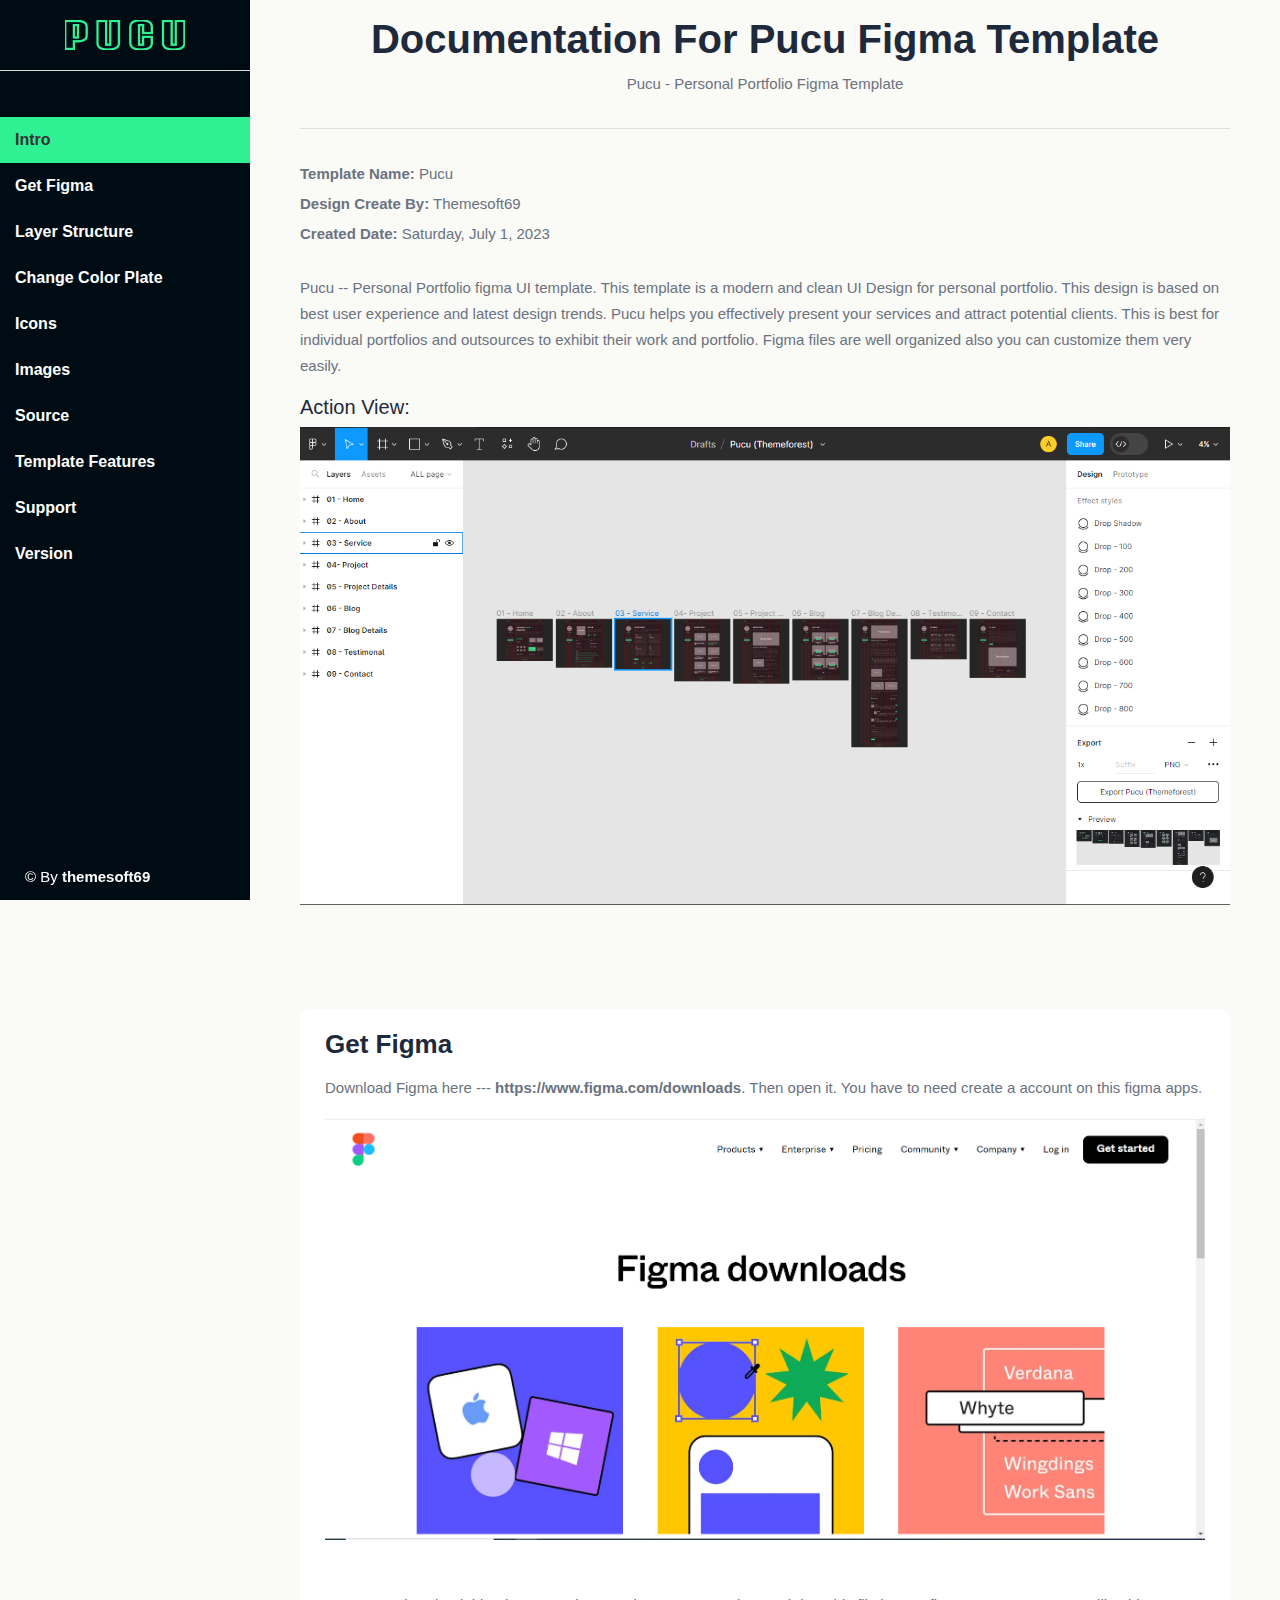
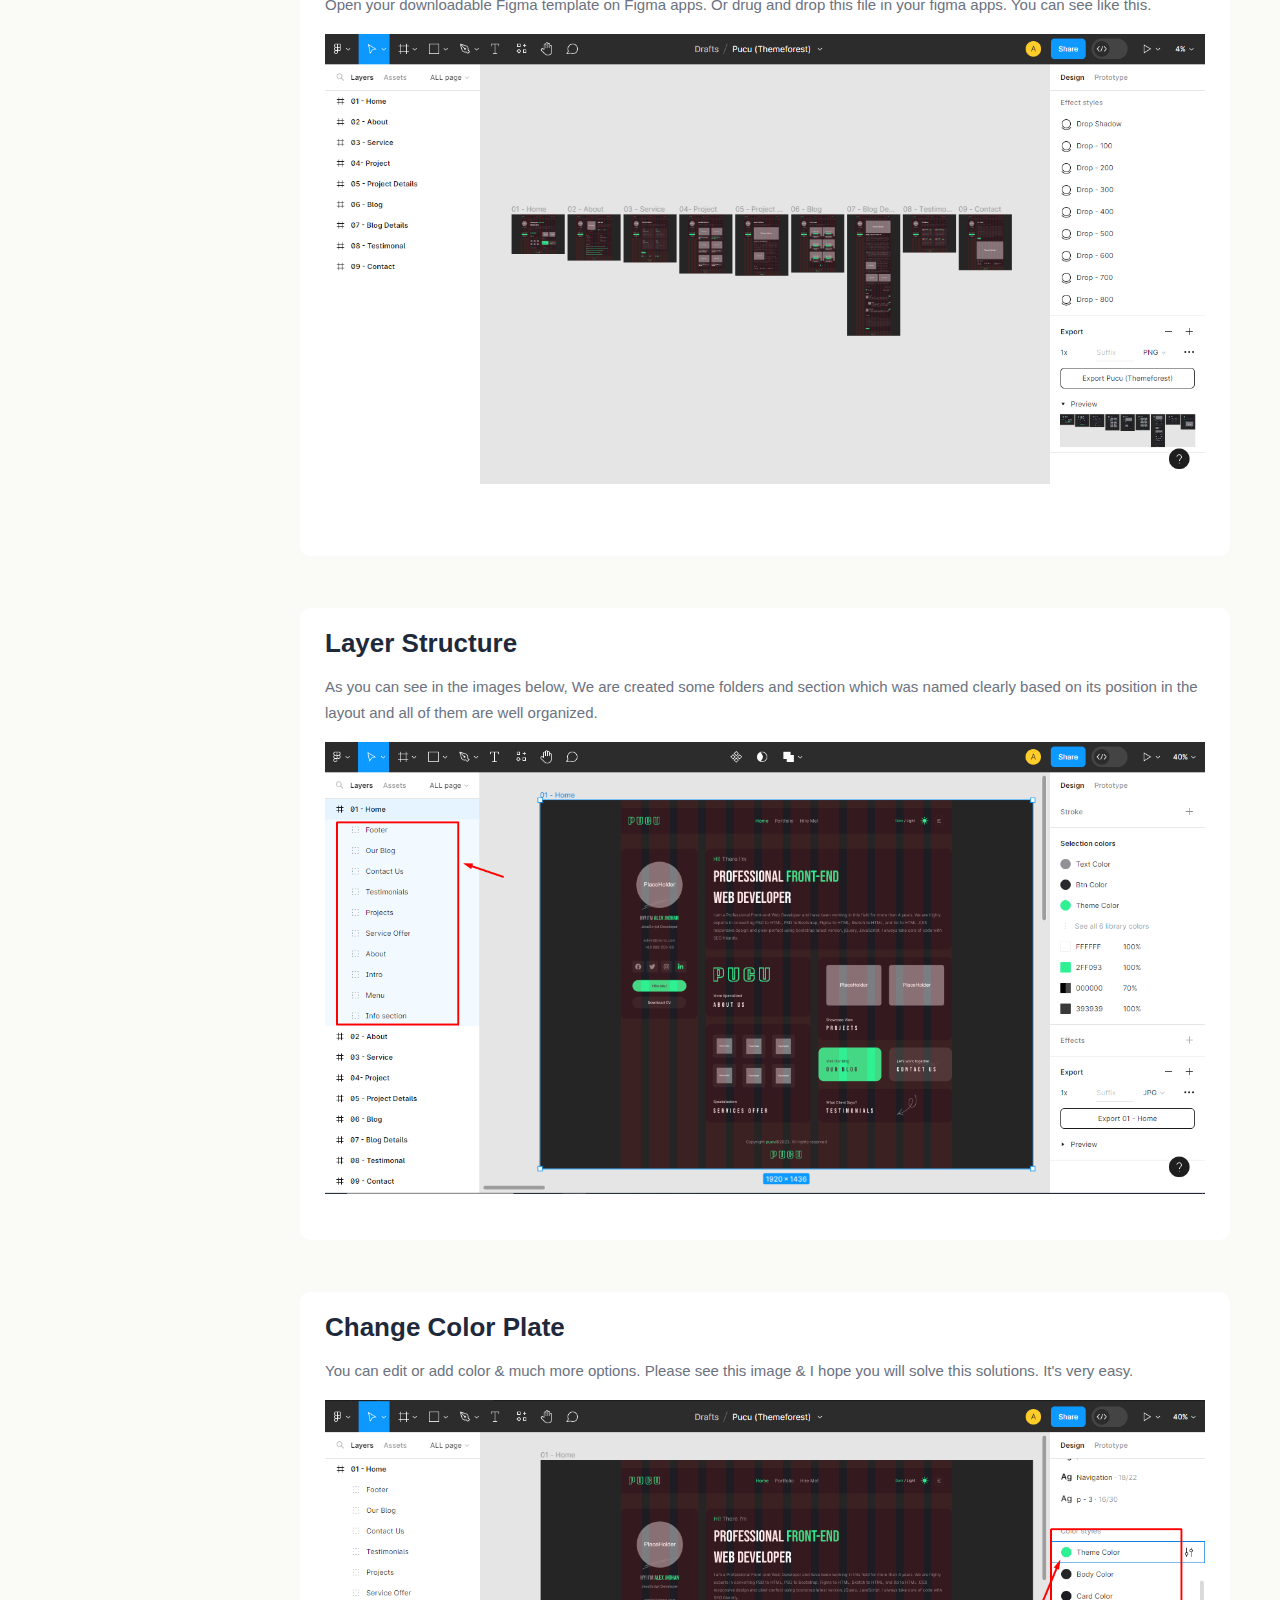
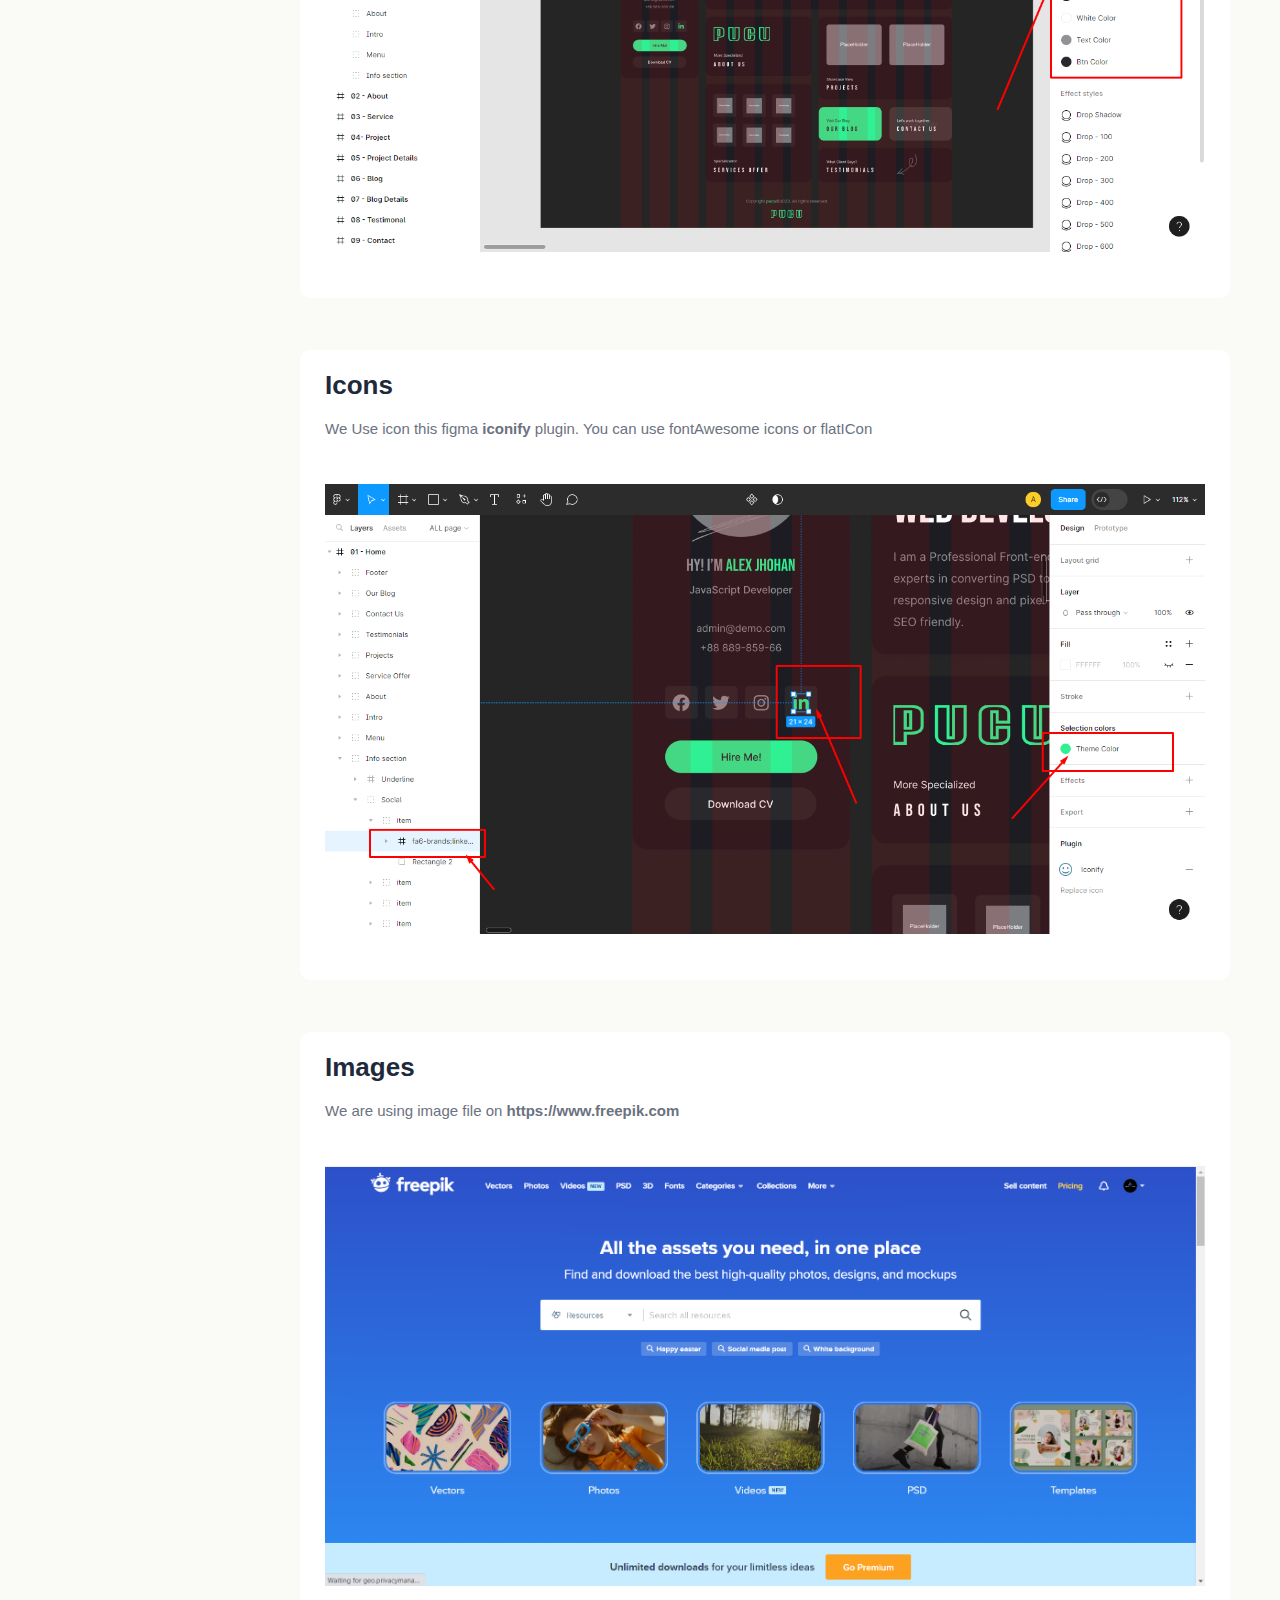
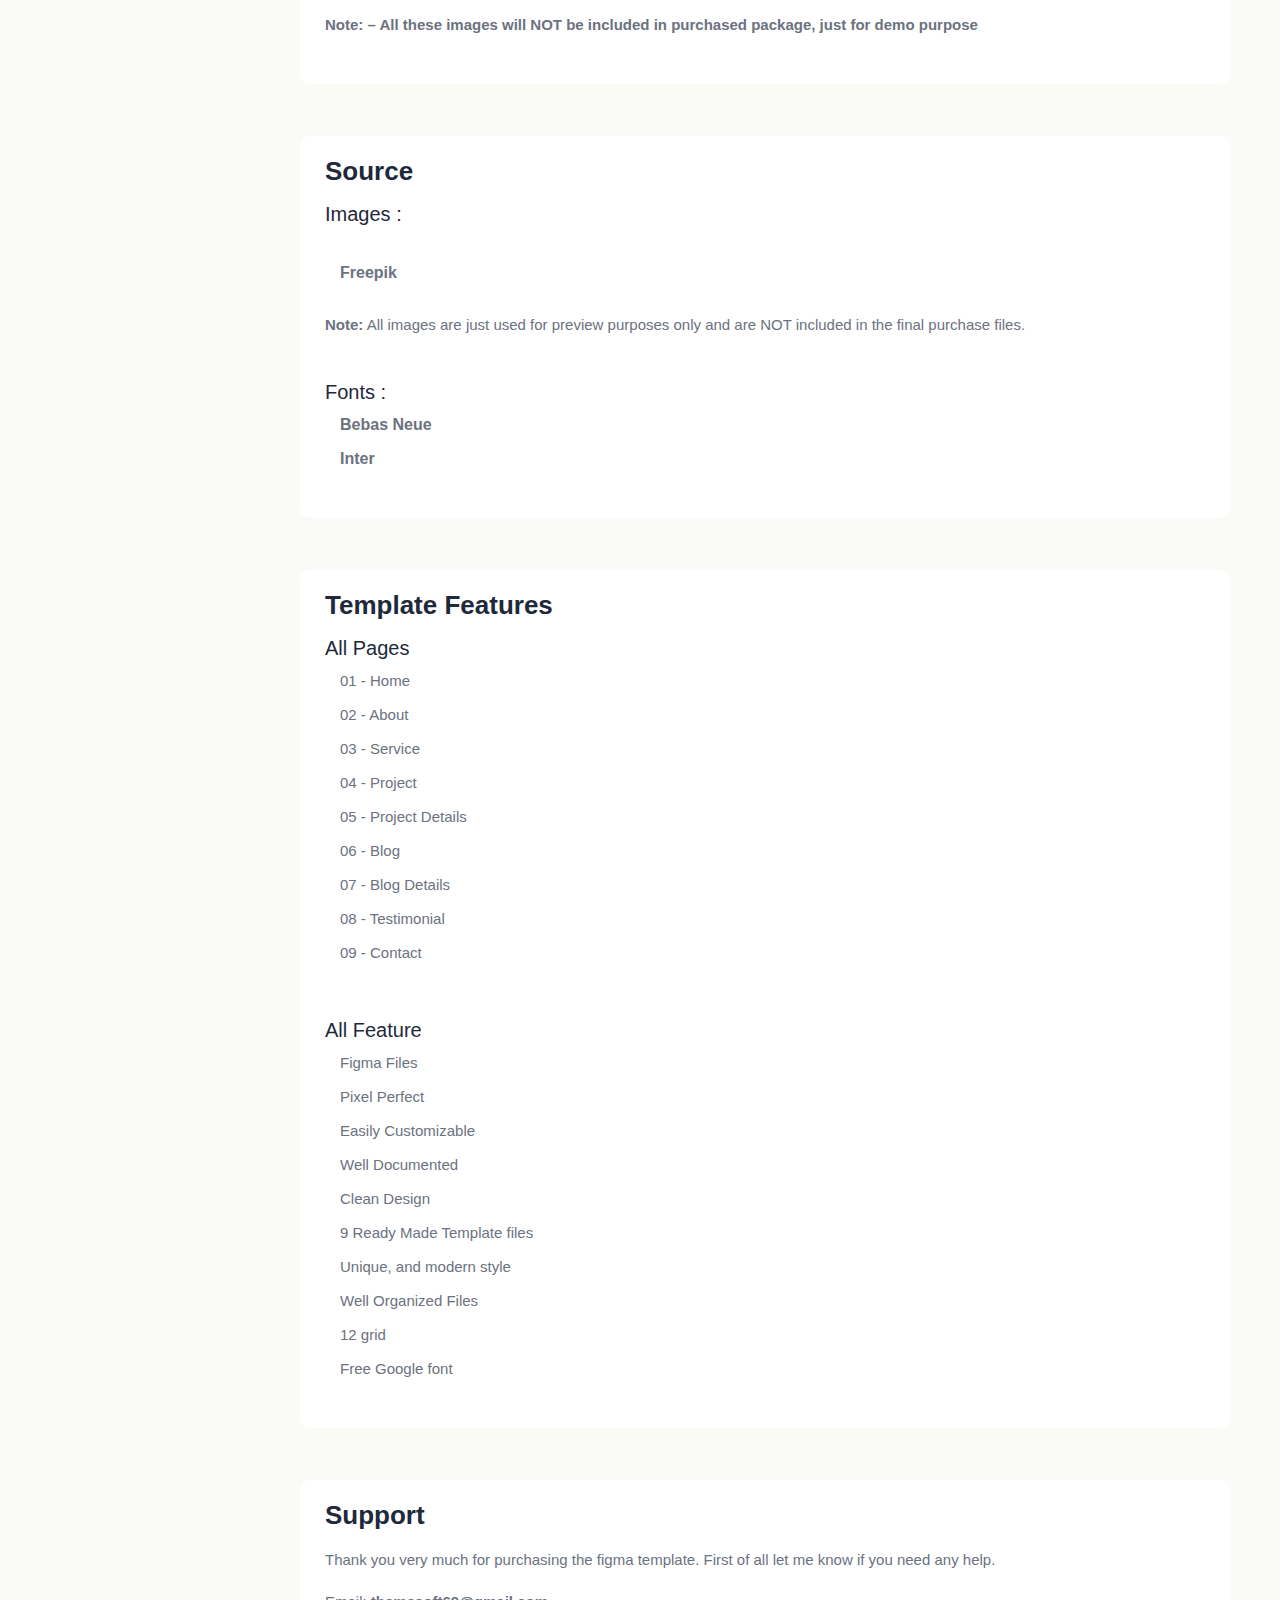
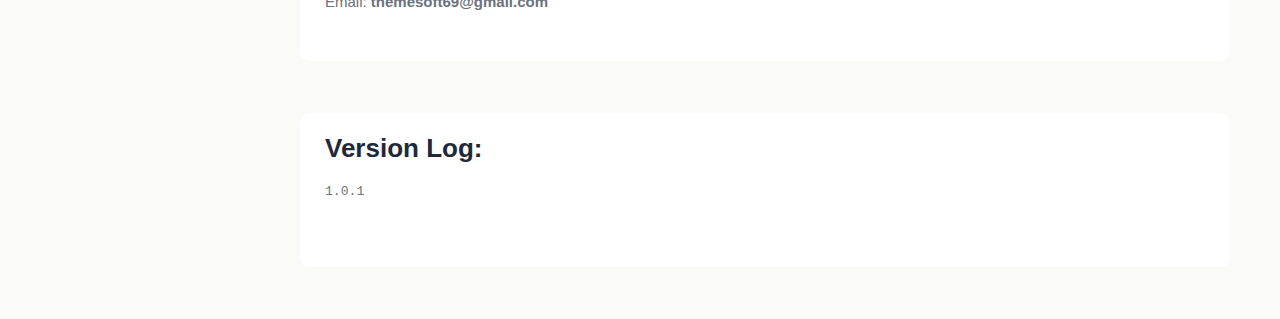
<file: Figma/Themeforest/mainFile/documentation/index.html>
<!DOCTYPE html>
<html class="no-js" lang="zxx">
  <head>
    <meta charset="utf-8" />
    <meta http-equiv="x-ua-compatible" content="ie=edge" />
    <title>Pucu - Personal Portfolio Figma Template</title>
    <meta name="description" content="" />
    <meta name="viewport" content="width=device-width, initial-scale=1" />

    <!-- Place favicon.ico in the root directory -->
    <link rel="icon" type="image/x-icon" href="./assets/img/favicon.png" />

    <!-- CSS here -->
    <link rel="stylesheet" href="./assets/css/bootstrap.css" />
    <link rel="stylesheet" href="./assets/css/spacing.css" />
    <link rel="stylesheet" href="./assets/css/style.css" />
  </head>

  <body>
    <main>
      <section class="main-section">
        <div class="left__side">
          <div class="inner__menu">
            <div class="w-100">
              <div class="logo">
                <a href="index.html"
                  ><img class="img-fluid" src="./assets/img/logo.png" alt=""
                /></a>
              </div>
              <br />
              <div class="menu">
                <ul>
                  <li class="active"><a href="#intro">Intro</a></li>
                  <li><a href="#get_figma">Get Figma</a></li>
                  <li><a href="#layer_structure">Layer Structure</a></li>
                  <li><a href="#change_color">Change Color Plate</a></li>
                  <li><a href="#icons">Icons</a></li>
                  <li><a href="#images">Images</a></li>
                  <li><a href="#source">Source</a></li>
                  <li><a href="#template_features">Template Features</a></li>
                  <li><a href="#support">Support</a></li>
                  <li><a href="#version">Version</a></li>
                </ul>
              </div>
              <div class="copy__write">
                <span class="text-center text-white"
                  >© By <strong>themesoft69</strong></span
                >
              </div>
            </div>
          </div>
        </div>
        <div class="right__side">
          <div id="intro" class="inner">
            <div class="top_header">
              <div>
                <h2>Documentation For Pucu Figma Template</h2>
                <p class="text-center">
                  Pucu - Personal Portfolio Figma Template
                </p>
              </div>
            </div>
            <div class="intro">
              <ul>
                <li><strong>Template Name:</strong> Pucu</li>
                <li><strong>Design Create By:</strong> Themesoft69</li>
                <li><strong>Created Date:</strong> Saturday, July 1, 2023</li>
              </ul>
              <br />
              <div class="text_info">
                <p>
                  Pucu -- Personal Portfolio figma UI template. This template is
                  a modern and clean UI Design for personal portfolio. This
                  design is based on best user experience and latest design
                  trends. Pucu helps you effectively present your services and
                  attract potential clients. This is best for individual
                  portfolios and outsources to exhibit their work and portfolio.
                  Figma files are well organized also you can customize them
                  very easily.
                </p>
              </div>
              <div class="text_file mt-15">
                <div>
                  <h5>Action View:</h5>
                  <img src="./assets/img/view.png" alt="" />
                </div>
                <br />
                <br />
              </div>
            </div>
          </div>
          <br />
          <br />

          <div id="get_figma" class="child_inner">
            <div class="inner_card">
              <div class="heading">
                <h2>Get Figma</h2>
              </div>
              <div class="text_file mt-15">
                <div>
                  <p>
                    Download Figma here ---
                    <strong>https://www.figma.com/downloads</strong>. Then open
                    it. You have to need create a account on this figma apps.
                  </p>
                  <img src="./assets/img/downloadFigma.png" alt="" />
                </div>
                <br />
                <br />
                <div>
                  <p>
                    Open your downloadable Figma template on Figma apps. Or drug
                    and drop this file in your figma apps. You can see like
                    this.
                  </p>
                  <img src="./assets/img/intro-1.png" alt="" />
                </div>
                <br />
                <br />
              </div>
            </div>
          </div>
          <br />
          <br />
          <div id="layer_structure" class="child_inner">
            <div class="inner_card">
              <div class="heading">
                <h2>Layer Structure</h2>
              </div>
              <div class="text_file mt-15">
                <div>
                  <p>
                    As you can see in the images below, We are created some
                    folders and section which was named clearly based on its
                    position in the layout and all of them are well organized.
                  </p>
                  <img src="./assets/img/layer-1.png" alt="" />
                </div>
                <br />
              </div>
            </div>
          </div>
          <br />
          <br />
          <div id="change_color" class="child_inner">
            <div class="inner_card">
              <div class="heading">
                <h2>Change Color Plate</h2>
              </div>
              <div class="text_file mt-15">
                <div>
                  <p>
                    You can edit or add color & much more options. Please see
                    this image & I hope you will solve this solutions. It's very
                    easy.
                  </p>
                  <img src="./assets/img/color-change.png" alt="" />
                </div>
                <br />
              </div>
            </div>
          </div>

          <br />
          <br />
          <div id="icons" class="child_inner">
            <div class="inner_card">
              <div class="heading">
                <h2>Icons</h2>
              </div>
              <div class="text_file mt-15">
                <div>
                  <p>
                    We Use icon this figma <strong>iconify</strong> plugin. You
                    can use fontAwesome icons or flatICon
                  </p>
                  <br />
                  <img src="./assets/img/icon-1.png" alt="" />
                </div>
                <br />
              </div>
            </div>
          </div>
          <br />
          <br />
          <div id="images" class="child_inner">
            <div class="inner_card">
              <div class="heading">
                <h2>Images</h2>
              </div>
              <div class="text_file mt-15">
                <div>
                  <p>
                    We are using image file on
                    <strong>https://www.freepik.com</strong>
                  </p>
                  <br />
                  <img src="./assets/img/img-1.png" alt="" />
                  <br />
                  <br />
                  <strong
                    >Note: – All these images will NOT be included in purchased
                    package, just for demo purpose
                  </strong>
                </div>
                <br />
              </div>
            </div>
          </div>
          <br />
          <br />
          <div id="source" class="child_inner">
            <div class="inner_card">
              <div class="heading">
                <h2>Source</h2>
              </div>
              <div class="text_file mt-15">
                <div>
                  <h5>Images :</h5>
                  <br />
                  <ul>
                    <li><a href="https://www.freepik.com/">Freepik</a></li>
                  </ul>
                  <br />
                  <p>
                    <strong>Note:</strong
                    ><span style="color: rgb(84, 84, 84)"> </span>All images are
                    just used for preview purposes only and are NOT included in
                    the final purchase files.
                  </p>
                  <br />
                  <h5>Fonts :</h5>
                  <ul>
                    <li style="margin-left: 0px">
                      <a href="https://fonts.google.com/specimen/Bebas+Neue"
                        >Bebas Neue</a
                      >
                    </li>
                    <li style="margin-left: 0px">
                      <a href="https://fonts.google.com/specimen/Inter"
                        >Inter</a
                      >
                    </li>
                  </ul>
                </div>
                <br />
              </div>
            </div>
          </div>
          <br />
          <br />
          <div id="template_features" class="child_inner">
            <div class="inner_card">
              <div class="heading">
                <h2>Template Features</h2>
              </div>
              <div class="text_file mt-15">
                <div>
                  <h5>All Pages</h5>
                  <ul>
                    <li>01 - Home</li>
                    <li>02 - About</li>
                    <li>03 - Service</li>
                    <li>04 - Project</li>
                    <li>05 - Project Details</li>
                    <li>06 - Blog</li>
                    <li>07 - Blog Details</li>
                    <li>08 - Testimonial</li>
                    <li>09 - Contact</li>
                  </ul>
                </div>
                <br />
                <br />
                <div>
                  <h5>All Feature</h5>
                  <ul>
                    <li>Figma Files</li>
                    <li>Pixel Perfect</li>
                    <li>Easily Customizable</li>
                    <li>Well Documented</li>
                    <li>Clean Design</li>
                    <li>9 Ready Made Template files</li>
                    <li>Unique, and modern style</li>
                    <li>Well Organized Files</li>
                    <li>12 grid</li>
                    <li>Free Google font</li>
                  </ul>
                </div>
                <br />
              </div>
            </div>
          </div>
          <br />
          <br />
          <div id="support" class="child_inner">
            <div class="inner_card">
              <div class="heading">
                <h2>Support</h2>
              </div>
              <div class="text_file mt-15">
                <div>
                  <p>
                    Thank you very much for purchasing the figma template. First
                    of all let me know if you need any help.
                  </p>

                  Email: <strong>themesoft69@gmail.com</strong>
                  <br />
                </div>
                <br />
              </div>
            </div>
          </div>
          <br />
          <br />
          <div id="version" class="child_inner">
            <div class="inner_card">
              <div class="heading">
                <h2>Version Log:</h2>
              </div>
              <div class="text_file mt-15">
                <div>
                  <pre>1.0.1</pre>
                </div>
                <br />
              </div>
            </div>
          </div>
          <br />
          <br />
        </div>
      </section>
    </main>

    <!-- JS here -->
    <script src="./assets/js/jquery.js"></script>
    <script src="./assets/js/bootstrap-bundle.js"></script>
    <script src="./assets/js/main.js"></script>
  </body>
</html>
</file>
<file: Figma/Themeforest/mainFile/documentation/assets/css/spacing.css>
/* Padding Left and Right */
.px-5 {
  padding: 0 5px !important;
}

.px-10 {
  padding: 0 10px;
}

.px-15 {
  padding: 0 15px;
}

.px-20 {
  padding: 0 20px;
}

.px-25 {
  padding: 0 25px;
}

.px-30 {
  padding: 0 30px;
}

.px-35 {
  padding: 0 35px;
}

.px-40 {
  padding: 0 40px;
}

.px-45 {
  padding: 0 45px;
}

.px-50 {
  padding: 0 50px;
}

.px-55 {
  padding: 0 55px;
}

.px-60 {
  padding: 0 60px;
}

.px-65 {
  padding: 0 65px;
}

.px-70 {
  padding: 0 70px;
}

.px-75 {
  padding: 0 75px;
}

.px-80 {
  padding: 0 80px;
}

.px-85 {
  padding: 0 85px;
}

.px-90 {
  padding: 0 90px;
}

.px-95 {
  padding: 0 95px;
}

.px-100 {
  padding: 0 100px;
}

.px-105 {
  padding: 0 105px;
}

.px-110 {
  padding: 0 110px;
}

.px-115 {
  padding: 0 115px;
}

.px-120 {
  padding: 0 120px;
}

.px-125 {
  padding: 0 125px;
}

.px-130 {
  padding: 0 130px;
}

.px-135 {
  padding: 0 135px;
}

.px-140 {
  padding: 0 140px;
}

.px-145 {
  padding: 0 145px;
}

.px-150 {
  padding: 0 150px;
}

.px-155 {
  padding: 0 155px;
}

.px-160 {
  padding: 0 160px;
}

.px-165 {
  padding: 0 165px;
}

.px-170 {
  padding: 0 170px;
}

.px-175 {
  padding: 0 175px;
}

.px-180 {
  padding: 0 180px;
}

.px-185 {
  padding: 0 185px;
}

.px-190 {
  padding: 0 190px;
}

.px-195 {
  padding: 0 195px;
}

.px-200 {
  padding: 0 200px;
}

/* Padding Top and Bottom */

.py-5 {
  padding: 5px 0 !important;
}

.py-10 {
  padding: 10px 0;
}

.py-15 {
  padding: 15px 0;
}

.py-20 {
  padding: 20px 0;
}

.py-25 {
  padding: 25px 0;
}

.py-30 {
  padding: 30px 0;
}

.py-35 {
  padding: 35px 0;
}

.py-40 {
  padding: 40px 0;
}

.py-45 {
  padding: 45px 0;
}

.py-50 {
  padding: 50px 0;
}

.py-55 {
  padding: 55px 0;
}

.py-60 {
  padding: 60px 0;
}

.py-65 {
  padding: 65px 0;
}

.py-70 {
  padding: 70px 0;
}

.py-75 {
  padding: 75px 0;
}

.py-80 {
  padding: 80px 0;
}

.py-85 {
  padding: 85px 0;
}

.py-90 {
  padding: 90px 0;
}

.py-95 {
  padding: 95px 0;
}

.py-100 {
  padding: 100px 0;
}

.py-105 {
  padding: 105px 0;
}

.py-110 {
  padding: 110px 0;
}

.py-115 {
  padding: 115px 0;
}

.py-120 {
  padding: 120px 0;
}

.py-125 {
  padding: 125px 0;
}

.py-130 {
  padding: 130px 0;
}

.py-135 {
  padding: 135px 0;
}

.py-140 {
  padding: 140px 0;
}

.py-145 {
  padding: 145px 0;
}

.py-150 {
  padding: 150px 0;
}

.py-155 {
  padding: 155px 0;
}

.py-160 {
  padding: 160px 0;
}

.py-165 {
  padding: 165px 0;
}

.py-170 {
  padding: 170px 0;
}

.py-175 {
  padding: 175px 0;
}

.py-180 {
  padding: 180px 0;
}

.py-185 {
  padding: 185px 0;
}

.py-190 {
  padding: 190px 0;
}

.py-195 {
  padding: 195px 0;
}

.py-200 {
  padding: 200px 0;
}

/* Padding Left */

.pl-5 {
  padding-left: 5px !important;
}

.pl-10 {
  padding-left: 10px;
}

.pl-15 {
  padding-left: 15px;
}

.pl-20 {
  padding-left: 20px;
}

.pl-25 {
  padding-left: 25px;
}

.pl-30 {
  padding-left: 30px;
}

.pl-35 {
  padding-left: 35px;
}

.pl-40 {
  padding-left: 40px;
}

.pl-45 {
  padding-left: 45px;
}

.pl-50 {
  padding-left: 50px;
}

.pl-55 {
  padding-left: 55px;
}

.pl-60 {
  padding-left: 60px;
}

.pl-65 {
  padding-left: 65px;
}

.pl-70 {
  padding-left: 70px;
}

.pl-75 {
  padding-left: 75px;
}

.pl-80 {
  padding-left: 80px;
}

.pl-85 {
  padding-left: 85px;
}

.pl-90 {
  padding-left: 90px;
}

.pl-95 {
  padding-left: 95px;
}

.pl-100 {
  padding-left: 100px;
}

.pl-105 {
  padding-left: 105px;
}

.pl-110 {
  padding-left: 110px;
}

.pl-115 {
  padding-left: 115px;
}

.pl-120 {
  padding-left: 120px;
}

.pl-125 {
  padding-left: 125px;
}

.pl-130 {
  padding-left: 130px;
}

.pl-135 {
  padding-left: 135px;
}

.pl-140 {
  padding-left: 140px;
}

.pl-145 {
  padding-left: 145px;
}

.pl-150 {
  padding-left: 150px;
}

.pl-155 {
  padding-left: 155px;
}

.pl-160 {
  padding-left: 160px;
}

.pl-165 {
  padding-left: 165px;
}

.pl-170 {
  padding-left: 170px;
}

.pl-175 {
  padding-left: 175px;
}

.pl-180 {
  padding-left: 180px;
}

.pl-185 {
  padding-left: 185px;
}

.pl-190 {
  padding-left: 190px;
}

.pl-195 {
  padding-left: 195px;
}

.pl-200 {
  padding-left: 200px;
}

/* Padding Right */

.pr-5 {
  padding-right: 5px !important;
}

.pr-10 {
  padding-right: 10px;
}

.pr-15 {
  padding-right: 15px;
}

.pr-20 {
  padding-right: 20px;
}

.pr-25 {
  padding-right: 25px;
}

.pr-30 {
  padding-right: 30px;
}

.pr-35 {
  padding-right: 35px;
}

.pr-40 {
  padding-right: 40px;
}

.pr-45 {
  padding-right: 45px;
}

.pr-50 {
  padding-right: 50px;
}

.pr-55 {
  padding-right: 55px;
}

.pr-60 {
  padding-right: 60px;
}

.pr-65 {
  padding-right: 65px;
}

.pr-70 {
  padding-right: 70px;
}

.pr-75 {
  padding-right: 75px;
}

.pr-80 {
  padding-right: 80px;
}

.pr-85 {
  padding-right: 85px;
}

.pr-90 {
  padding-right: 90px;
}

.pr-95 {
  padding-right: 95px;
}

.pr-100 {
  padding-right: 100px;
}

.pr-105 {
  padding-right: 105px;
}

.pr-110 {
  padding-right: 110px;
}

.pr-115 {
  padding-right: 115px;
}

.pr-120 {
  padding-right: 120px;
}

.pr-125 {
  padding-right: 125px;
}

.pr-130 {
  padding-right: 130px;
}

.pr-135 {
  padding-right: 135px;
}

.pr-140 {
  padding-right: 140px;
}

.pr-145 {
  padding-right: 145px;
}

.pr-150 {
  padding-right: 150px;
}

.pr-155 {
  padding-right: 155px;
}

.pr-160 {
  padding-right: 160px;
}

.pr-165 {
  padding-right: 165px;
}

.pr-170 {
  padding-right: 170px;
}

.pr-175 {
  padding-right: 175px;
}

.pr-180 {
  padding-right: 180px;
}

.pr-185 {
  padding-right: 185px;
}

.pr-190 {
  padding-right: 190px;
}

.pr-195 {
  padding-right: 195px;
}

.pr-200 {
  padding-right: 200px;
}

/* Padding Top */
.pt-5 {
  padding-top: 5px !important;
}

.pt-10 {
  padding-top: 10px;
}

.pt-15 {
  padding-top: 15px;
}

.pt-20 {
  padding-top: 20px;
}

.pt-25 {
  padding-top: 25px;
}

.pt-30 {
  padding-top: 30px;
}

.pt-35 {
  padding-top: 35px;
}

.pt-40 {
  padding-top: 40px;
}

.pt-45 {
  padding-top: 45px;
}

.pt-50 {
  padding-top: 50px;
}

.pt-55 {
  padding-top: 55px;
}

.pt-60 {
  padding-top: 60px;
}

.pt-65 {
  padding-top: 65px;
}

.pt-70 {
  padding-top: 70px;
}

.pt-75 {
  padding-top: 75px;
}

.pt-80 {
  padding-top: 80px;
}

.pt-85 {
  padding-top: 85px;
}

.pt-90 {
  padding-top: 90px;
}

.pt-95 {
  padding-top: 95px;
}

.pt-100 {
  padding-top: 100px;
}

.pt-105 {
  padding-top: 105px;
}

.pt-110 {
  padding-top: 110px;
}

.pt-115 {
  padding-top: 115px;
}

.pt-120 {
  padding-top: 120px;
}

.pt-125 {
  padding-top: 125px;
}

.pt-130 {
  padding-top: 130px;
}

.pt-135 {
  padding-top: 135px;
}

.pt-140 {
  padding-top: 140px;
}

.pt-145 {
  padding-top: 145px;
}

.pt-150 {
  padding-top: 150px;
}

.pt-155 {
  padding-top: 155px;
}

.pt-160 {
  padding-top: 160px;
}

.pt-165 {
  padding-top: 165px;
}

.pt-170 {
  padding-top: 170px;
}

.pt-175 {
  padding-top: 175px;
}

.pt-180 {
  padding-top: 180px;
}

.pt-185 {
  padding-top: 185px;
}

.pt-190 {
  padding-top: 190px;
}

.pt-195 {
  padding-top: 195px;
}

.pt-200 {
  padding-top: 200px;
}

/* Padding Bottom */

.pb-5 {
  padding-bottom: 5px !important;
}

.pb-10 {
  padding-bottom: 10px;
}

.pb-15 {
  padding-bottom: 15px;
}

.pb-20 {
  padding-bottom: 20px;
}

.pb-25 {
  padding-bottom: 25px;
}

.pb-30 {
  padding-bottom: 30px;
}

.pb-35 {
  padding-bottom: 35px;
}

.pb-40 {
  padding-bottom: 40px;
}

.pb-45 {
  padding-bottom: 45px;
}

.pb-50 {
  padding-bottom: 50px;
}

.pb-55 {
  padding-bottom: 55px;
}

.pb-60 {
  padding-bottom: 60px;
}

.pb-65 {
  padding-bottom: 65px;
}

.pb-70 {
  padding-bottom: 70px;
}

.pb-75 {
  padding-bottom: 75px;
}

.pb-80 {
  padding-bottom: 80px;
}

.pb-85 {
  padding-bottom: 85px;
}

.pb-90 {
  padding-bottom: 90px;
}

.pb-95 {
  padding-bottom: 95px;
}

.pb-100 {
  padding-bottom: 100px;
}

.pb-105 {
  padding-bottom: 105px;
}

.pb-110 {
  padding-bottom: 110px;
}

.pb-115 {
  padding-bottom: 115px;
}

.pb-120 {
  padding-bottom: 120px;
}

.pb-125 {
  padding-bottom: 125px;
}

.pb-130 {
  padding-bottom: 130px;
}

.pb-135 {
  padding-bottom: 135px;
}

.pb-140 {
  padding-bottom: 140px;
}

.pb-145 {
  padding-bottom: 145px;
}

.pb-150 {
  padding-bottom: 150px;
}

.pb-155 {
  padding-bottom: 155px;
}

.pb-160 {
  padding-bottom: 160px;
}

.pb-165 {
  padding-bottom: 165px;
}

.pb-170 {
  padding-bottom: 170px;
}

.pb-175 {
  padding-bottom: 175px;
}

.pb-180 {
  padding-bottom: 180px;
}

.pb-185 {
  padding-bottom: 185px;
}

.pb-190 {
  padding-bottom: 190px;
}

.pb-195 {
  padding-bottom: 195px;
}

.pb-200 {
  padding-bottom: 200px;
}

/* Margin Left and Right */

.mx-5 {
  margin: 0 5px !important;
}

.mx-10 {
  margin: 0 10px;
}

.mx-15 {
  margin: 0 15px;
}

.mx-20 {
  margin: 0 20px;
}

.mx-25 {
  margin: 0 25px;
}

.mx-30 {
  margin: 0 30px;
}

.mx-35 {
  margin: 0 35px;
}

.mx-40 {
  margin: 0 40px;
}

.mx-45 {
  margin: 0 45px;
}

.mx-50 {
  margin: 0 50px;
}

.mx-55 {
  margin: 0 55px;
}

.mx-60 {
  margin: 0 60px;
}

.mx-65 {
  margin: 0 65px;
}

.mx-70 {
  margin: 0 70px;
}

.mx-75 {
  margin: 0 75px;
}

.mx-80 {
  margin: 0 80px;
}

.mx-85 {
  margin: 0 85px;
}

.mx-90 {
  margin: 0 90px;
}

.mx-95 {
  margin: 0 95px;
}

.mx-100 {
  margin: 0 100px;
}

.mx-105 {
  margin: 0 105px;
}

.mx-110 {
  margin: 0 110px;
}

.mx-115 {
  margin: 0 115px;
}

.mx-120 {
  margin: 0 120px;
}

.mx-125 {
  margin: 0 125px;
}

.mx-130 {
  margin: 0 130px;
}

.mx-135 {
  margin: 0 135px;
}

.mx-140 {
  margin: 0 140px;
}

.mx-145 {
  margin: 0 145px;
}

.mx-150 {
  margin: 0 150px;
}

.mx-155 {
  margin: 0 155px;
}

.mx-160 {
  margin: 0 160px;
}

.mx-165 {
  margin: 0 165px;
}

.mx-170 {
  margin: 0 170px;
}

.mx-175 {
  margin: 0 175px;
}

.mx-180 {
  margin: 0 180px;
}

.mx-185 {
  margin: 0 185px;
}

.mx-190 {
  margin: 0 190px;
}

.mx-195 {
  margin: 0 195px;
}

.mx-200 {
  margin: 0 200px;
}

/* Margin Top and Bottom */
.my-5 {
  margin: 5px 0 !important;
}

.my-10 {
  margin: 10px 0;
}

.my-15 {
  margin: 15px 0;
}

.my-20 {
  margin: 20px 0;
}

.my-25 {
  margin: 25px 0;
}

.my-30 {
  margin: 30px 0;
}

.my-35 {
  margin: 35px 0;
}

.my-40 {
  margin: 40px 0;
}

.my-45 {
  margin: 45px 0;
}

.my-50 {
  margin: 50px 0;
}

.my-55 {
  margin: 55px 0;
}

.my-60 {
  margin: 60px 0;
}

.my-65 {
  margin: 65px 0;
}

.my-70 {
  margin: 70px 0;
}

.my-75 {
  margin: 75px 0;
}

.my-80 {
  margin: 80px 0;
}

.my-85 {
  margin: 85px 0;
}

.my-90 {
  margin: 90px 0;
}

.my-95 {
  margin: 95px 0;
}

.my-100 {
  margin: 100px 0;
}

.my-105 {
  margin: 105px 0;
}

.my-110 {
  margin: 110px 0;
}

.my-115 {
  margin: 115px 0;
}

.my-120 {
  margin: 120px 0;
}

.my-125 {
  margin: 125px 0;
}

.my-130 {
  margin: 130px 0;
}

.my-135 {
  margin: 135px 0;
}

.my-140 {
  margin: 140px 0;
}

.my-145 {
  margin: 145px 0;
}

.my-150 {
  margin: 150px 0;
}

.my-155 {
  margin: 155px 0;
}

.my-160 {
  margin: 160px 0;
}

.my-165 {
  margin: 165px 0;
}

.my-170 {
  margin: 170px 0;
}

.my-175 {
  margin: 175px 0;
}

.my-180 {
  margin: 180px 0;
}

.my-185 {
  margin: 185px 0;
}

.my-190 {
  margin: 190px 0;
}

.my-195 {
  margin: 195px 0;
}

.my-200 {
  margin: 200px 0;
}

/* Margin Left */

.ml-5 {
  margin-left: 5px !important;
}

.ml-10 {
  margin-left: 10px;
}

.ml-15 {
  margin-left: 15px;
}

.ml-20 {
  margin-left: 20px;
}

.ml-25 {
  margin-left: 25px;
}

.ml-30 {
  margin-left: 30px;
}

.ml-35 {
  margin-left: 35px;
}

.ml-40 {
  margin-left: 40px;
}

.ml-45 {
  margin-left: 45px;
}

.ml-50 {
  margin-left: 50px;
}

.ml-55 {
  margin-left: 55px;
}

.ml-60 {
  margin-left: 60px;
}

.ml-65 {
  margin-left: 65px;
}

.ml-70 {
  margin-left: 70px;
}

.ml-75 {
  margin-left: 75px;
}

.ml-80 {
  margin-left: 80px;
}

.ml-85 {
  margin-left: 85px;
}

.ml-90 {
  margin-left: 90px;
}

.ml-95 {
  margin-left: 95px;
}

.ml-100 {
  margin-left: 100px;
}

.ml-105 {
  margin-left: 105px;
}

.ml-110 {
  margin-left: 110px;
}

.ml-115 {
  margin-left: 115px;
}

.ml-120 {
  margin-left: 120px;
}

.ml-125 {
  margin-left: 125px;
}

.ml-130 {
  margin-left: 130px;
}

.ml-135 {
  margin-left: 135px;
}

.ml-140 {
  margin-left: 140px;
}

.ml-145 {
  margin-left: 145px;
}

.ml-150 {
  margin-left: 150px;
}

.ml-155 {
  margin-left: 155px;
}

.ml-160 {
  margin-left: 160px;
}

.ml-165 {
  margin-left: 165px;
}

.ml-170 {
  margin-left: 170px;
}

.ml-175 {
  margin-left: 175px;
}

.ml-180 {
  margin-left: 180px;
}

.ml-185 {
  margin-left: 185px;
}

.ml-190 {
  margin-left: 190px;
}

.ml-195 {
  margin-left: 195px;
}

.ml-200 {
  margin-left: 200px;
}

/* Margin Right */

.mr-5 {
  margin-right: 5px !important;
}

.mr-10 {
  margin-right: 10px;
}

.mr-15 {
  margin-right: 15px;
}

.mr-20 {
  margin-right: 20px;
}

.mr-25 {
  margin-right: 25px;
}

.mr-30 {
  margin-right: 30px;
}

.mr-35 {
  margin-right: 35px;
}

.mr-40 {
  margin-right: 40px;
}

.mr-45 {
  margin-right: 45px;
}

.mr-50 {
  margin-right: 50px;
}

.mr-55 {
  margin-right: 55px;
}

.mr-60 {
  margin-right: 60px;
}

.mr-65 {
  margin-right: 65px;
}

.mr-70 {
  margin-right: 70px;
}

.mr-75 {
  margin-right: 75px;
}

.mr-80 {
  margin-right: 80px;
}

.mr-85 {
  margin-right: 85px;
}

.mr-90 {
  margin-right: 90px;
}

.mr-95 {
  margin-right: 95px;
}

.mr-100 {
  margin-right: 100px;
}

.mr-105 {
  margin-right: 105px;
}

.mr-110 {
  margin-right: 110px;
}

.mr-115 {
  margin-right: 115px;
}

.mr-120 {
  margin-right: 120px;
}

.mr-125 {
  margin-right: 125px;
}

.mr-130 {
  margin-right: 130px;
}

.mr-135 {
  margin-right: 135px;
}

.mr-140 {
  margin-right: 140px;
}

.mr-145 {
  margin-right: 145px;
}

.mr-150 {
  margin-right: 150px;
}

.mr-155 {
  margin-right: 155px;
}

.mr-160 {
  margin-right: 160px;
}

.mr-165 {
  margin-right: 165px;
}

.mr-170 {
  margin-right: 170px;
}

.mr-175 {
  margin-right: 175px;
}

.mr-180 {
  margin-right: 180px;
}

.mr-185 {
  margin-right: 185px;
}

.mr-190 {
  margin-right: 190px;
}

.mr-195 {
  margin-right: 195px;
}

.mr-200 {
  margin-right: 200px;
}

/* Margin Top */

.mt-5 {
  margin-top: 5px !important;
}

.mt-10 {
  margin-top: 10px;
}

.mt-15 {
  margin-top: 15px;
}

.mt-20 {
  margin-top: 20px;
}

.mt-25 {
  margin-top: 25px;
}

.mt-30 {
  margin-top: 30px;
}

.mt-35 {
  margin-top: 35px;
}

.mt-40 {
  margin-top: 40px;
}

.mt-45 {
  margin-top: 45px;
}

.mt-50 {
  margin-top: 50px;
}

.mt-55 {
  margin-top: 55px;
}

.mt-60 {
  margin-top: 60px;
}

.mt-65 {
  margin-top: 65px;
}

.mt-70 {
  margin-top: 70px;
}

.mt-75 {
  margin-top: 75px;
}

.mt-80 {
  margin-top: 80px;
}

.mt-85 {
  margin-top: 85px;
}

.mt-90 {
  margin-top: 90px;
}

.mt-95 {
  margin-top: 95px;
}

.mt-100 {
  margin-top: 100px;
}

.mt-105 {
  margin-top: 105px;
}

.mt-110 {
  margin-top: 110px;
}

.mt-115 {
  margin-top: 115px;
}

.mt-120 {
  margin-top: 120px;
}

.mt-125 {
  margin-top: 125px;
}

.mt-130 {
  margin-top: 130px;
}

.mt-135 {
  margin-top: 135px;
}

.mt-140 {
  margin-top: 140px;
}

.mt-145 {
  margin-top: 145px;
}

.mt-150 {
  margin-top: 150px;
}

.mt-155 {
  margin-top: 155px;
}

.mt-160 {
  margin-top: 160px;
}

.mt-165 {
  margin-top: 165px;
}

.mt-170 {
  margin-top: 170px;
}

.mt-175 {
  margin-top: 175px;
}

.mt-180 {
  margin-top: 180px;
}

.mt-185 {
  margin-top: 185px;
}

.mt-190 {
  margin-top: 190px;
}

.mt-195 {
  margin-top: 195px;
}

.mt-200 {
  margin-top: 200px;
}

/* Margin Bottom */
.mb-5 {
  margin-bottom: 5px !important;
}

.mb-10 {
  margin-bottom: 10px;
}

.mb-15 {
  margin-bottom: 15px;
}

.mb-20 {
  margin-bottom: 20px;
}

.mb-25 {
  margin-bottom: 25px;
}

.mb-30 {
  margin-bottom: 30px;
}

.mb-35 {
  margin-bottom: 35px;
}

.mb-40 {
  margin-bottom: 40px;
}

.mb-45 {
  margin-bottom: 45px;
}

.mb-50 {
  margin-bottom: 50px;
}

.mb-55 {
  margin-bottom: 55px;
}

.mb-60 {
  margin-bottom: 60px;
}

.mb-65 {
  margin-bottom: 65px;
}

.mb-70 {
  margin-bottom: 70px;
}

.mb-75 {
  margin-bottom: 75px;
}

.mb-80 {
  margin-bottom: 80px;
}

.mb-85 {
  margin-bottom: 85px;
}

.mb-90 {
  margin-bottom: 90px;
}

.mb-95 {
  margin-bottom: 95px;
}

.mb-100 {
  margin-bottom: 100px;
}

.mb-105 {
  margin-bottom: 105px;
}

.mb-110 {
  margin-bottom: 110px;
}

.mb-115 {
  margin-bottom: 115px;
}

.mb-120 {
  margin-bottom: 120px;
}

.mb-125 {
  margin-bottom: 125px;
}

.mb-130 {
  margin-bottom: 130px;
}

.mb-135 {
  margin-bottom: 135px;
}

.mb-140 {
  margin-bottom: 140px;
}

.mb-145 {
  margin-bottom: 145px;
}

.mb-150 {
  margin-bottom: 150px;
}

.mb-155 {
  margin-bottom: 155px;
}

.mb-160 {
  margin-bottom: 160px;
}

.mb-165 {
  margin-bottom: 165px;
}

.mb-170 {
  margin-bottom: 170px;
}

.mb-175 {
  margin-bottom: 175px;
}

.mb-180 {
  margin-bottom: 180px;
}

.mb-185 {
  margin-bottom: 185px;
}

.mb-190 {
  margin-bottom: 190px;
}

.mb-195 {
  margin-bottom: 195px;
}

.mb-200 {
  margin-bottom: 200px;
}
</file>
<file: Figma/Themeforest/mainFile/documentation/assets/css/style.css>
* {
  margin: 0;
  padding: 0;
}

html {
  overflow: scroll;
  overflow-x: hidden;
}
::-webkit-scrollbar {
  width: 8px; /* Remove scrollbar space */
  background: transparent; /* Optional: just make scrollbar invisible */
}
/* Optional: show position indicator in red */
::-webkit-scrollbar-thumb {
  background: #000c14;
}

body {
  font-family: "Josefin Sans", sans-serif;
  font-size: 15px;
  font-weight: normal;
  color: #6b7280;
  line-height: 26px;
}
h1,
h2,
h3,
h4,
h5 {
  color: #1e293b;
}
a {
  text-decoration: none;
}
ul {
  margin: 0;
  padding: 0;
}
ul li {
  list-style: none;
}

.main-section {
  display: flex;
}
.logo img {
  width: 120px;
}
.main-section .left__side {
  width: 250px;
  background: #000c14;
  height: 100vh;
  position: fixed;
}
.main-section .left__side .inner__menu {
}
.main-section .left__side .inner__menu .logo {
  display: flex;
  justify-content: center;
  padding: 20px 0;
  border-bottom: 1px solid #ddd;
}
.main-section .left__side .inner__menu .menu {
  margin-top: 20px;
  height: calc(100vh - 190px);
  overflow-y: auto;
}
.main-section .left__side .inner__menu .menu ul li a {
  padding: 10px 15px;
  cursor: pointer;
  transition: all 0.2s linear;
  font-size: 16px;
  font-weight: 600;
  color: #fff;
  display: block;
}
.main-section .left__side .inner__menu .menu ul li.active a {
  background: #2ff093;
  color: #333;
}
.main-section .left__side .inner__menu .menu ul li:hover a {
  background: #2ff093;
  color: #333;
}

.main-section .left__side .inner__menu .copy__write {
  position: fixed;
  bottom: 10px;
  margin-left: 25px;
}

/* Right Side */
.main-section .right__side {
  padding-left: 250px;
  background: #fafaf6;
  min-height: 100vh;
  width: 100%;
}
.main-section .right__side .inner {
  padding: 0 50px;
}
.main-section .right__side .inner .top_header {
  display: flex;
  justify-content: center;
  padding: 15px 0;
  border-bottom: 1px solid #ddd;
}
.main-section .right__side .inner .top_header h2 {
  font-size: 40px;
  font-weight: 700;
}
.main-section .right__side .inner .intro {
  margin-top: 30px;
}
.main-section .right__side .inner .intro ul li {
  padding: 2px 0;
}
.main-section .right__side .child_inner {
  padding: 0 50px;
}
.main-section .right__side .child_inner .inner_card {
  padding: 20px 25px;
  background: #fff;
  border-radius: 10px;
}
.main-section .right__side .child_inner .inner_card .heading {
  margin-bottom: 10px;
}
.main-section .right__side .child_inner .inner_card .heading h2 {
  font-size: 26px;
  font-weight: 700;
}
.main-section .right__side img {
  max-width: 100%;
  height: auto;
}
.main-section .right__side .text_file ul {
  padding-left: 15px;
}
.main-section .right__side .text_file ul li {
  padding-bottom: 8px;
}
.main-section .right__side .text_file ul li:last-child {
  padding-bottom: 0px;
}
.main-section .right__side .text_file ul li a {
  color: #6b7280;
  transition: all 0.2s linear;
  font-size: 16px;
  font-weight: 600;
}
.main-section .right__side .text_file ul li a:hover {
  color: #2ff093;
}
</file>
